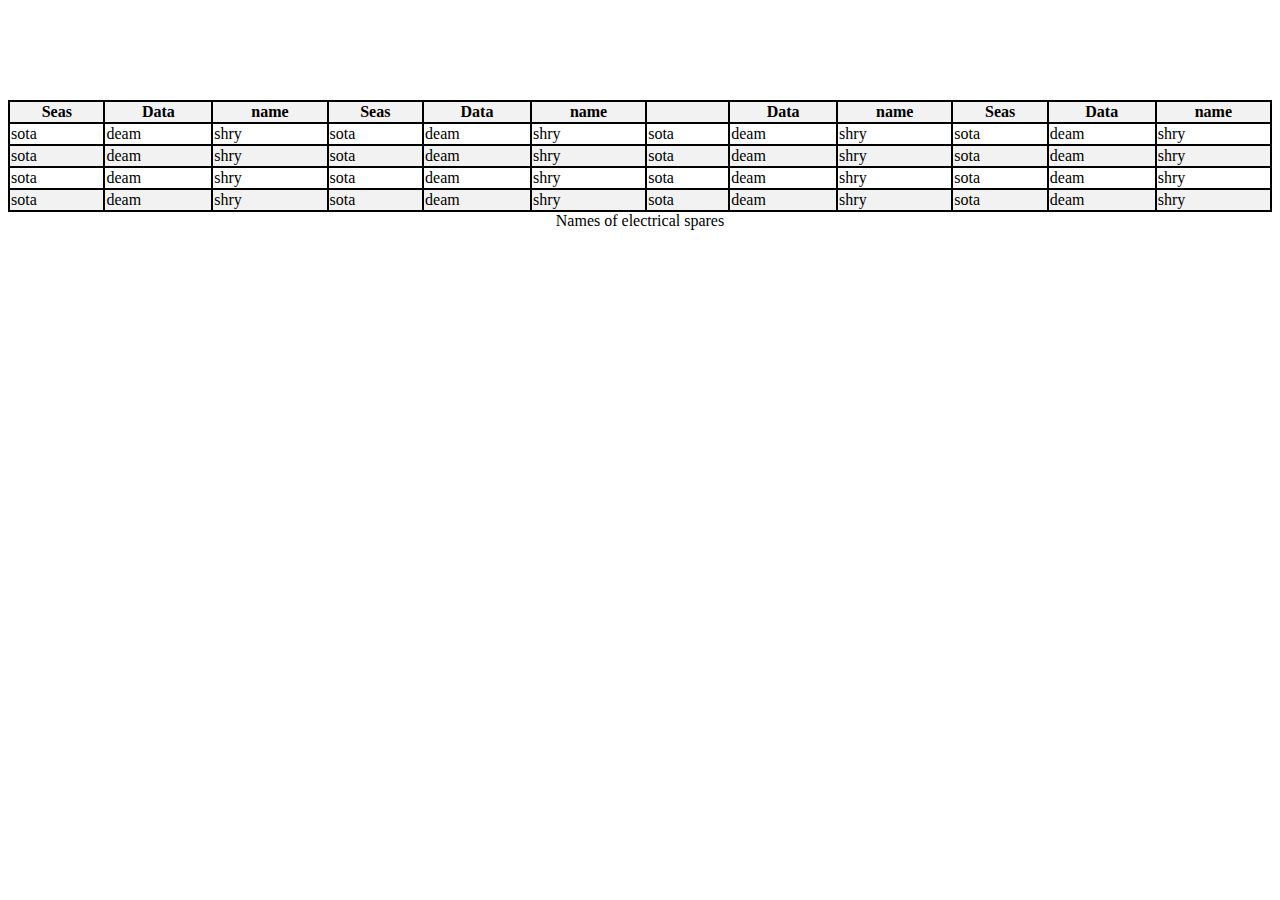
<file: tables-styling/index.html>
<!DOCTYPE html>
<html lang="en">

<head>
    <meta charset="UTF-8">
    <meta http-equiv="X-UA-Compatible" content="IE=edge">
    <meta name="viewport" content="width=device-width, initial-scale=1.0">
    <link rel="stylesheet" href="style.css">
    <title>CSS table</title>
</head>

<body>
    <div class="table">
        <table>
            <caption>Names of electrical spares</caption>
            <tr>
                <th>Seas</th>
                <th>Data</th>
                <th>name</th>
                <th>Seas</th>
                <th>Data</th>
                <th>name</th>
                <th></th>
                <th>Data</th>
                <th>name</th>
                <th>Seas</th>
                <th>Data</th>
                <th>name</th>
            </tr>
            <tr>
                <td>sota</td>
                <td>deam</td>
                <td>shry</td>
                <td>sota</td>
                <td>deam</td>
                <td>shry</td>
                <td>sota</td>
                <td>deam</td>
                <td>shry</td>
                <td>sota</td>
                <td>deam</td>
                <td>shry</td>
            </tr>
            <tr>
                <td>sota</td>
                <td>deam</td>
                <td>shry</td>
                <td>sota</td>
                <td>deam</td>
                <td>shry</td>
                <td>sota</td>
                <td>deam</td>
                <td>shry</td>
                <td>sota</td>
                <td>deam</td>
                <td>shry</td>
            </tr>
            <tr>
                <td>sota</td>
                <td>deam</td>
                <td>shry</td>
                <td>sota</td>
                <td>deam</td>
                <td>shry</td>
                <td>sota</td>
                <td>deam</td>
                <td>shry</td>
                <td>sota</td>
                <td>deam</td>
                <td>shry</td>
            </tr>
            <tr>
                <td>sota</td>
                <td>deam</td>
                <td>shry</td>
                <td>sota</td>
                <td>deam</td>
                <td>shry</td>
                <td>sota</td>
                <td>deam</td>
                <td>shry</td>
                <td>sota</td>
                <td>deam</td>
                <td>shry</td>
            </tr>
        </table>
    </div>
</body>

</html>
</file>
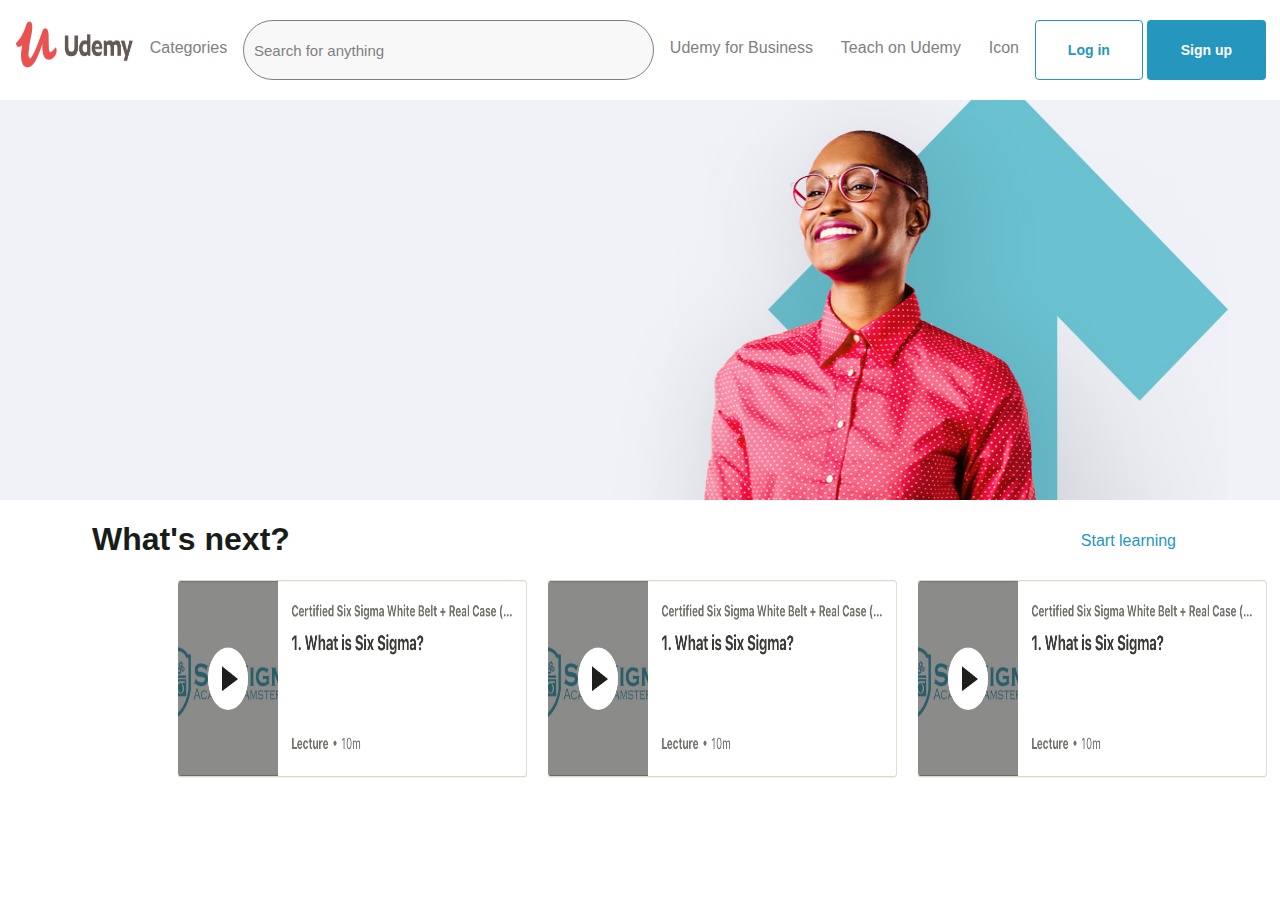
<file: udemy-website-clone/index.html>
<!DOCTYPE html>
<html lang="en">

<head>
    <meta charset="UTF-8">
    <meta http-equiv="X-UA-Compatible" content="IE=edge">
    <meta name="viewport" content="width=device-width, initial-scale=1.0">
    <title>Udemy Clone</title>
    <link rel="stylesheet" href="style.css">
</head>

<body>
    <div class="firstdiv"><img class="firstimage" src="./images/udemy logo.png">
        <a href="#">Categories</a>
        <input placeholder="Search for anything">
        <a href="#">Udemy for Business</a>
        <a href="#">Teach on Udemy</a>
        <a href="#">Icon</a>
        <button class="login">Log in</button>
        <button class="signup">Sign up</button>
    </div>
    <div class="secondimage">
        <img height="400px" width="1300px" src="./images/1999ee6d-47cd-42f2-baca-747713a0228b.jpg">
    </div>
    <div class="lastsection">
        <h1>What's next?</h1>
        <a href="#">Start learning</a>
    </div>
    <div class="coursesection">
        <img class="card" src="./images/cards udemy site.png">
        <img class="card" src="./images/cards udemy site.png">
        <img class="card" src="./images/cards udemy site.png">
        <img class="card" src="./images/cards udemy site.png">
        <img class="card" src="./images/cards udemy site.png">
        <img class="card" src="./images/cards udemy site.png">
    </div>
</body>

</html>
</file>
<file: tables-styling/style.css>
table,
th,
td {
    border: 2px solid black;
}

table {
    border-collapse: collapse;
    width: 100%;
    empty-cells: show;
    overflow-x: auto;
    padding-top: 100px;
    margin-top: 100px;
}

caption {
    caption-side: bottom;
}

tr:nth-child(odd) {
    background-color: #f2f2f2;
}
</file>
<file: udemy-website-clone/style.css>
body {
    margin-right: 0;
    margin-left: 0;
}

body,
a {
    margin: 12px;
    padding: 0;
    color: #808080;
    font-family: sans-serif;
}

a {
    padding-top: 7px;
    text-decoration: none;
}

.firstdiv {
    display: flex;
    justify-content: space-around;
    height: 60px;
    margin-top: 20px;
    margin-bottom: 20px;
}

.firstimage {
    margin-top: 0;
    margin-left: 0;
    width: 120px;
    height: 50px;
}

 ::placeholder {
    color: #808080;
}

input {
    border-radius: 5em;
    border: 1.5px solid #808080;
    padding: 2px 200px 2px 10px;
    background-color: #f8f8f8;
    font-size: 15px;
}

.login:hover {
    color: #014d4e;
    border-color: #014d4e;
}

.signup:hover {
    background-color: #014d4e;
    border-color: #014d4e;
}

a:hover {
    color: #2596be;
}

.login {
    background-color: white;
    border: 1.5px solid #2596be;
    box-shadow: none;
    color: #2596be;
    font-weight: bold;
    padding: 15px 32px;
    text-align: center;
    border-radius: 4px;
    font-size: 14px;
    cursor: pointer;
}

.signup {
    background-color: #2596be;
    border: 2px solid #2596be;
    box-shadow: none;
    color: white;
    font-weight: bold;
    padding: 15px 32px;
    text-align: center;
    border-radius: 4px;
    box-shadow: none;
    font-size: 14px;
    cursor: pointer;
}

.secondimage {
    display: flex;
    justify-content: center;
    margin-left: 0;
    margin-right: 0;
}

.lastsection {
    display: flex;
    flex-direction: row;
    justify-content: space-between;
    padding-left: 80px;
    padding-right: 80px;
}

h1 {
    color: #191d1a;
}

h1+a {
    color: #2596be;
    padding-top: 20px;
}

h1+a:hover {
    color: #014d4e;
}

.coursesection {
    display: flex;
    flex-direction: row;
    justify-content: right;
    max-width: 1125px;
    overflow: scroll;
    margin-left: 150px;
}

.card {
    padding-left: 20px;
    width: 350px;
    height: 200px;
}
</file>
